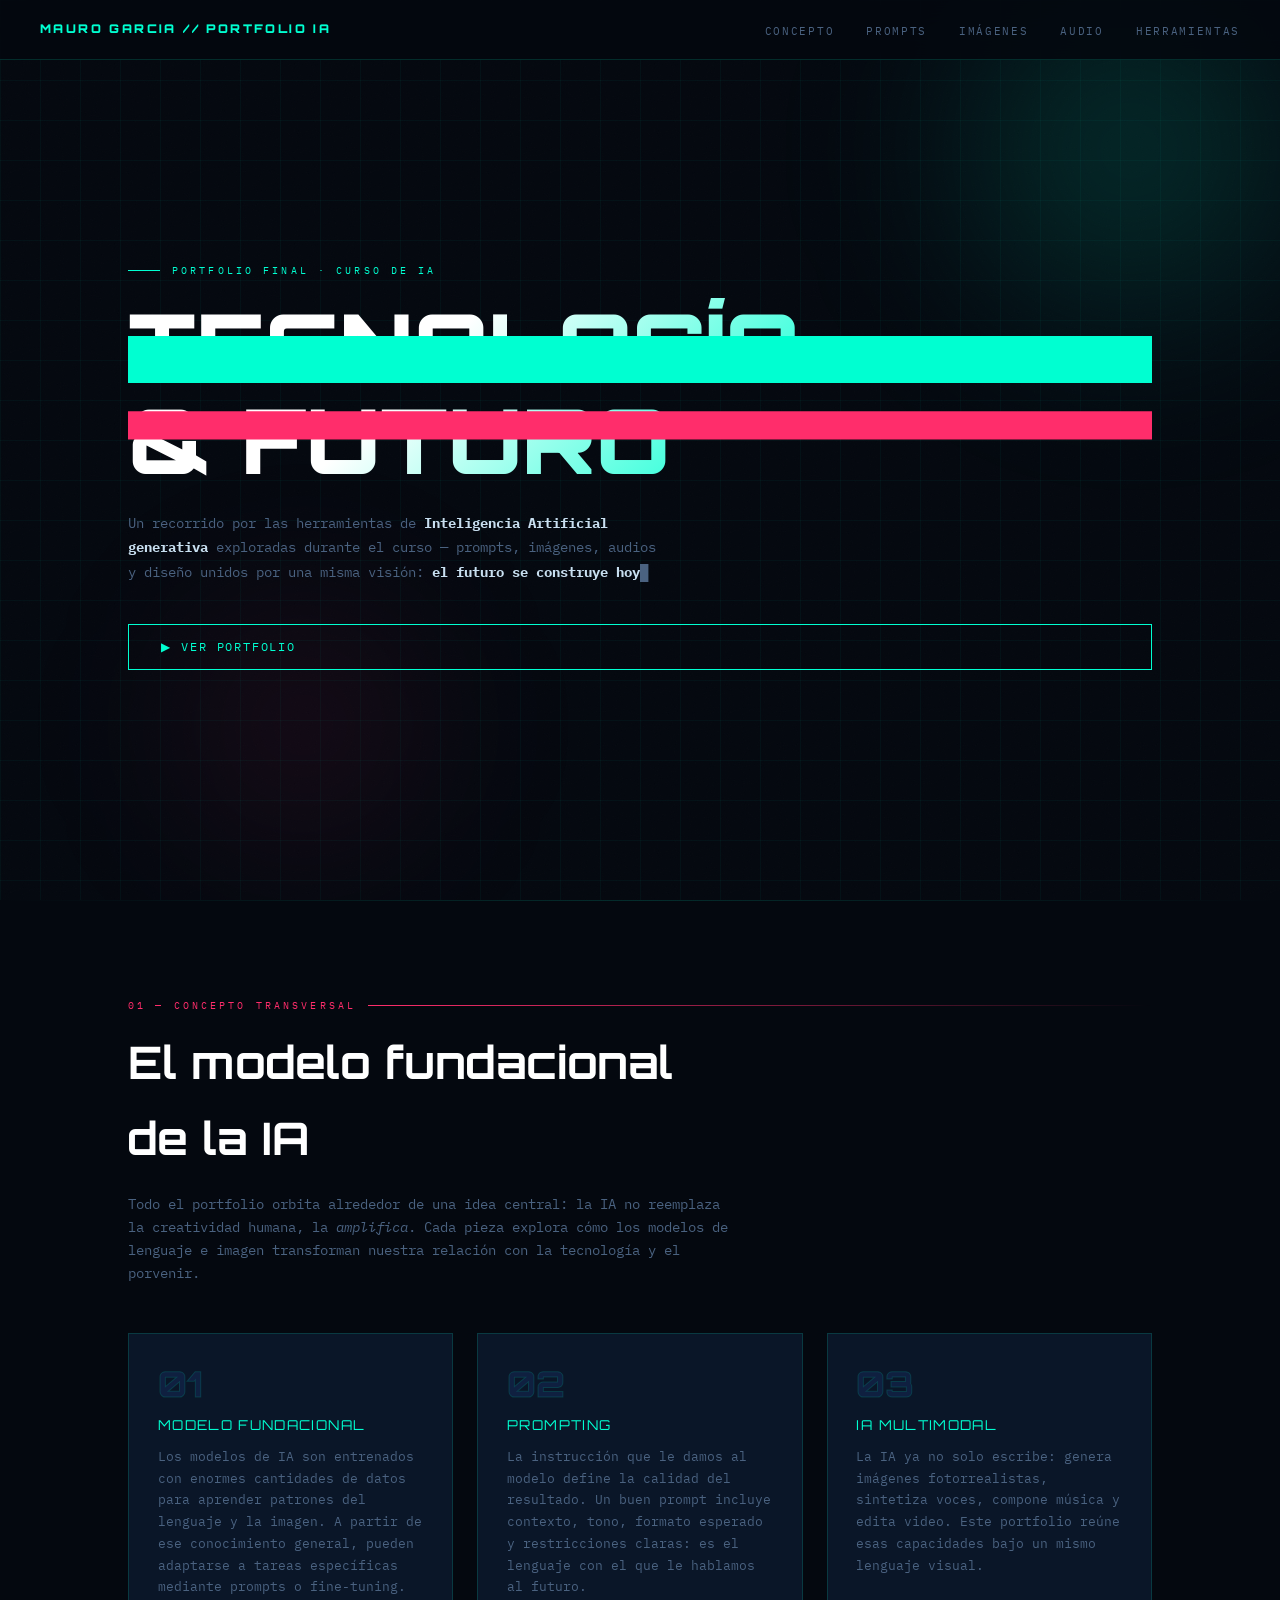
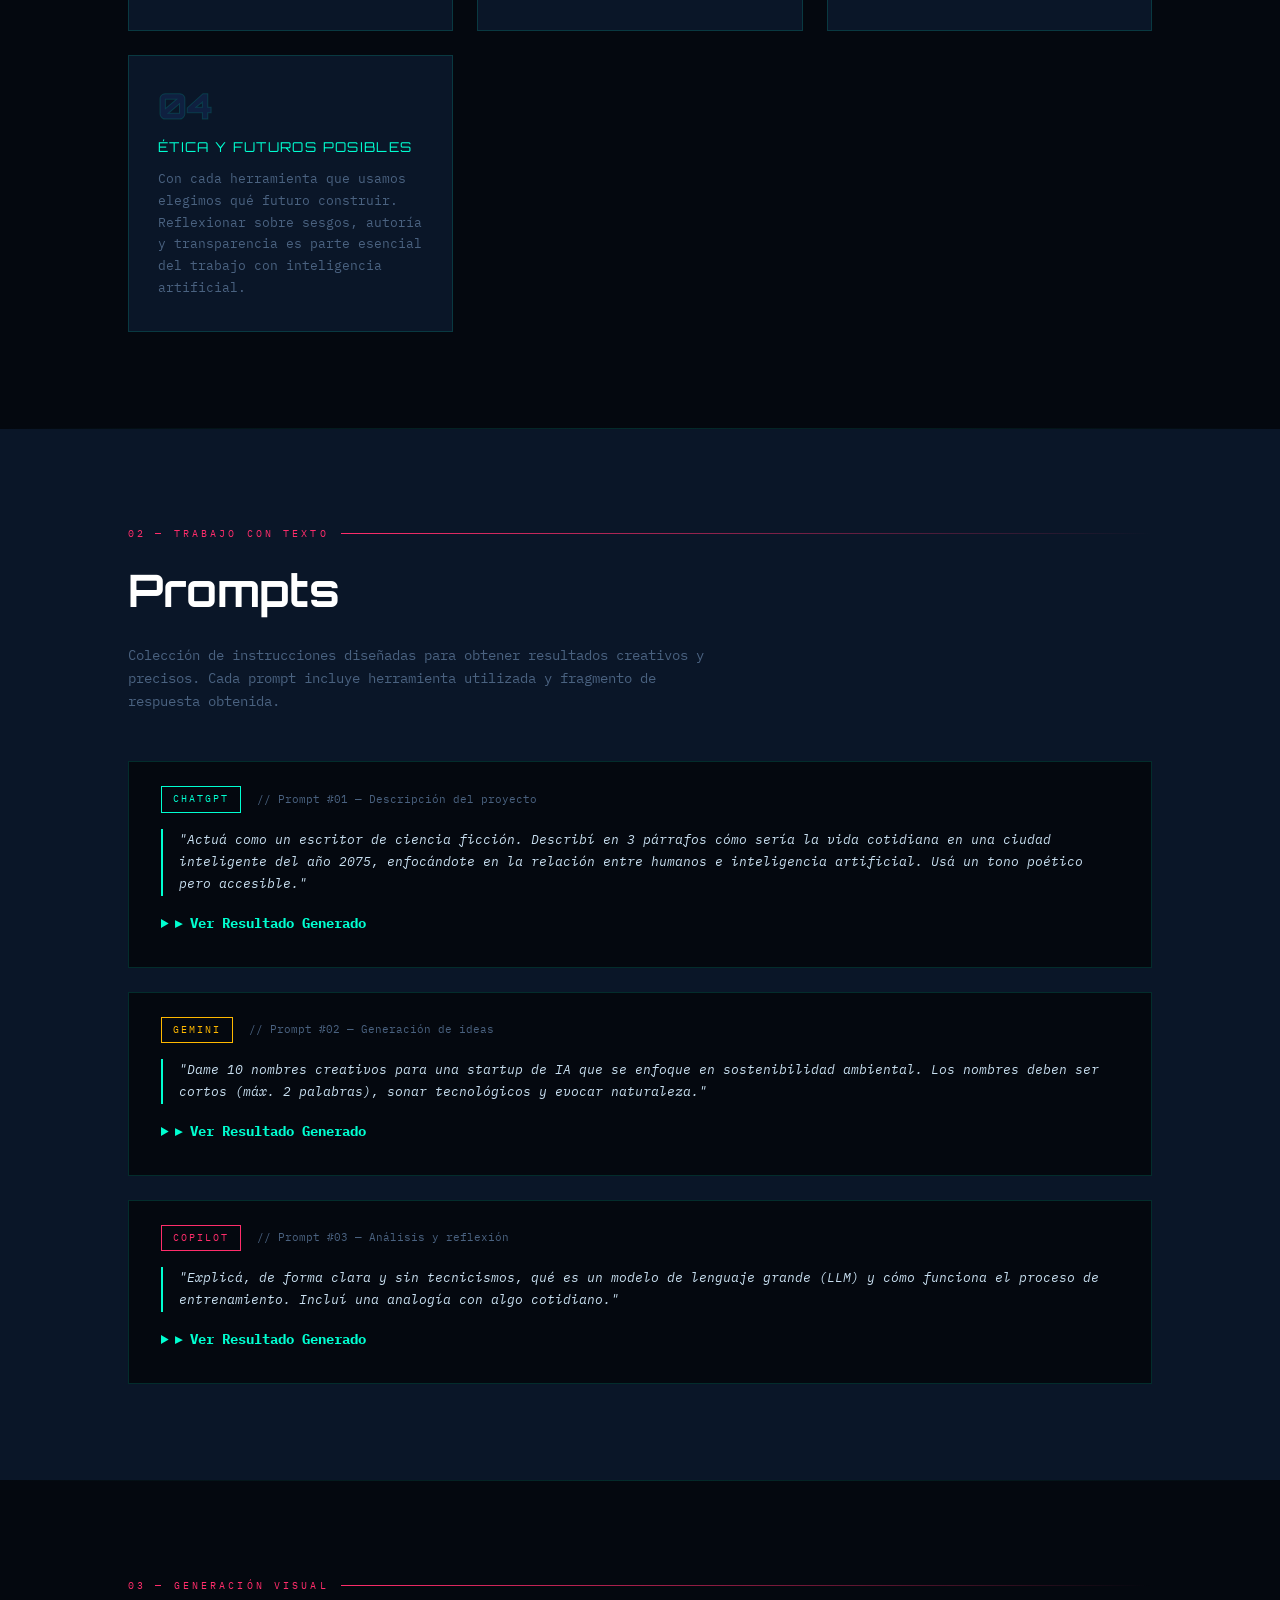
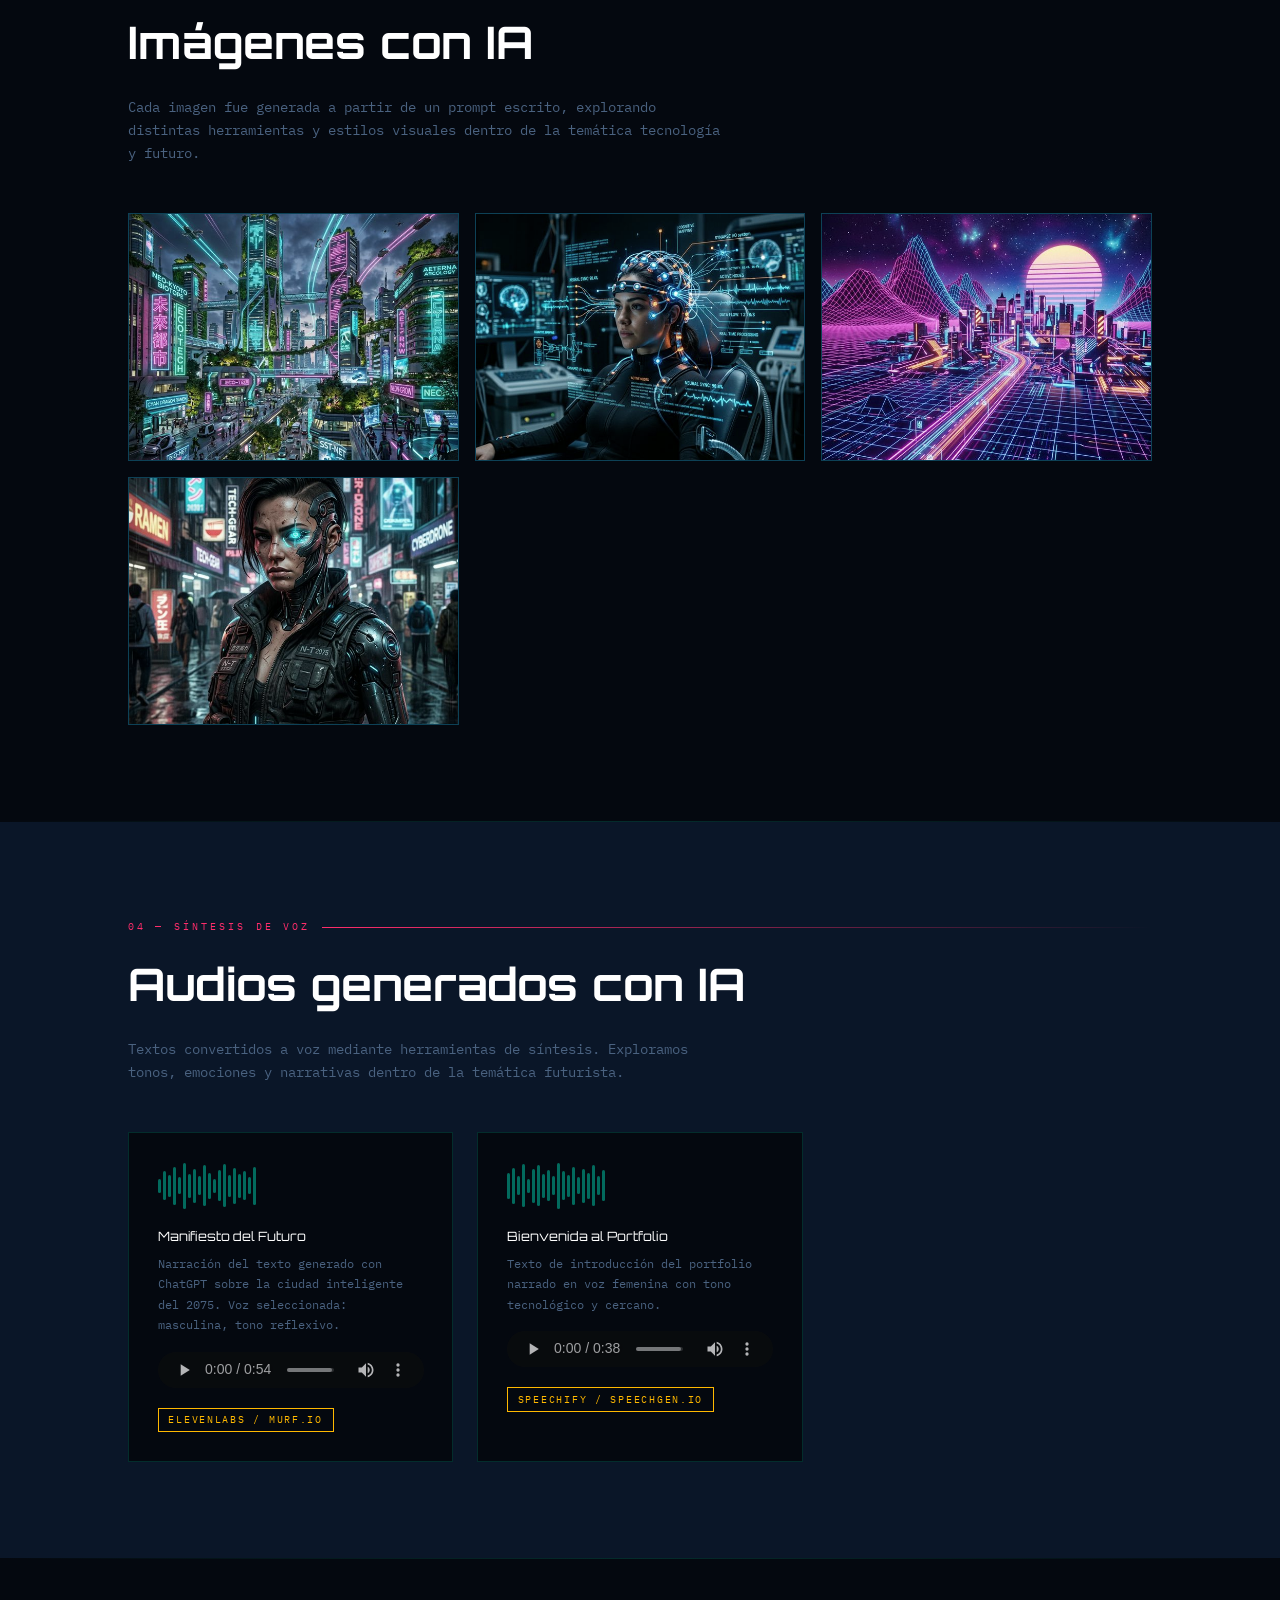
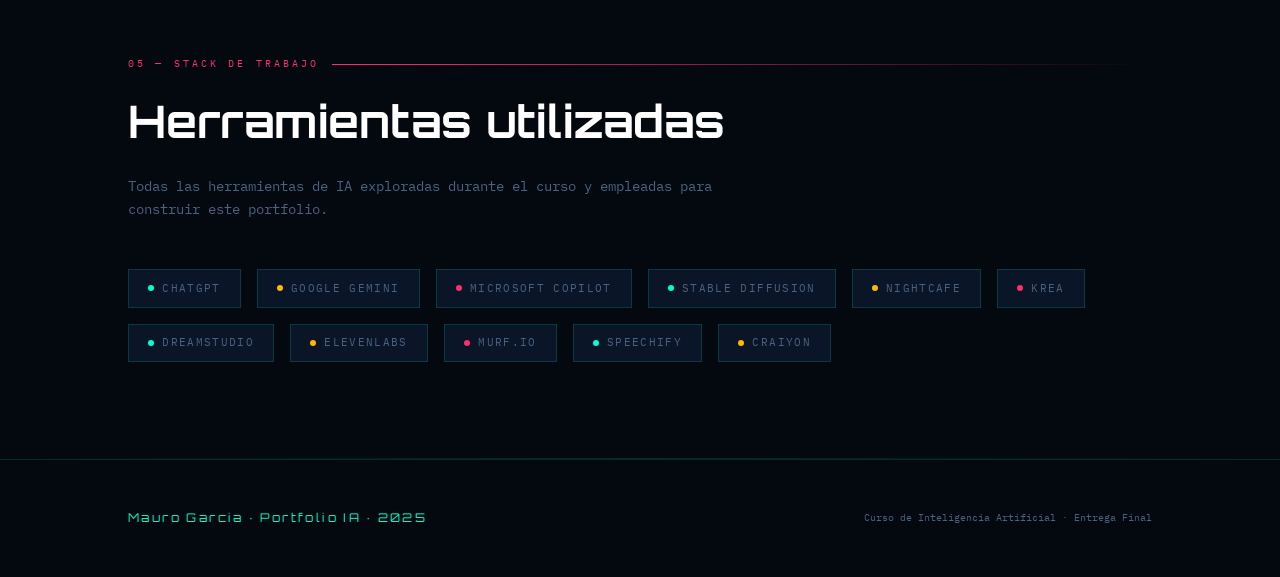
<file: portfolio-ia.html>
<!DOCTYPE html>
<html lang="es">
<head>
<meta charset="UTF-8" />
<meta name="viewport" content="width=device-width, initial-scale=1.0"/>
<title>Portfolio IA — Tecnología y Futuro</title>
<link rel="preconnect" href="https://fonts.googleapis.com"/>
<link href="https://fonts.googleapis.com/css2?family=Orbitron:wght@400;700;900&family=IBM+Plex+Mono:ital,wght@0,300;0,400;0,600;1,300&display=swap" rel="stylesheet"/>
<style>
  /* ── TOKENS ── */
  :root {
    --bg:        #04080F;
    --surface:   #0A1628;
    --surface2:  #0F2040;
    --cyan:      #00FFD1;
    --pink:      #FF2D6B;
    --amber:     #FFB800;
    --text:      #C8DFF0;
    --muted:     #4A6280;
    --border:    rgba(0,255,209,.15);
    --glow-c:    rgba(0,255,209,.35);
    --glow-p:    rgba(255,45,107,.35);
  }

  /* ── RESET & BASE ── */
  *, *::before, *::after { box-sizing: border-box; margin: 0; padding: 0; }
  html { scroll-behavior: smooth; }
  body {
    font-family: 'IBM Plex Mono', monospace;
    background: var(--bg);
    color: var(--text);
    line-height: 1.7;
    overflow-x: hidden;
  }

  /* ── NOISE OVERLAY ── */
  body::before {
    content: '';
    position: fixed; inset: 0; pointer-events: none; z-index: 0;
    background-image: url("data:image/svg+xml,%3Csvg viewBox='0 0 200 200' xmlns='http://www.w3.org/2000/svg'%3E%3Cfilter id='n'%3E%3CfeTurbulence type='fractalNoise' baseFrequency='.85' numOctaves='4' stitchTiles='stitch'/%3E%3C/filter%3E%3Crect width='100%25' height='100%25' filter='url(%23n)' opacity='.04'/%3E%3C/svg%3E");
    background-size: 180px;
    opacity: .5;
  }

  /* ── GRID BACKGROUND ── */
  body::after {
    content: '';
    position: fixed; inset: 0; pointer-events: none; z-index: 0;
    background-image:
      linear-gradient(rgba(0,255,209,.04) 1px, transparent 1px),
      linear-gradient(90deg, rgba(0,255,209,.04) 1px, transparent 1px);
    background-size: 40px 40px;
  }

  section, nav, footer { position: relative; z-index: 1; }

  /* ── NAV ── */
  nav {
    position: fixed; top: 0; left: 0; right: 0; z-index: 100;
    display: flex; align-items: center; justify-content: space-between;
    padding: 1rem 2.5rem;
    background: rgba(4,8,15,.85);
    backdrop-filter: blur(14px);
    border-bottom: 1px solid var(--border);
  }
  .nav-logo {
    font-family: 'Orbitron', sans-serif;
    font-size: .75rem; font-weight: 900; letter-spacing: .2em;
    color: var(--cyan);
    text-transform: uppercase;
  }
  .nav-links { display: flex; gap: 2rem; list-style: none; }
  .nav-links a {
    font-size: .7rem; letter-spacing: .15em; text-transform: uppercase;
    color: var(--muted); text-decoration: none;
    transition: color .25s;
  }
  .nav-links a:hover { color: var(--cyan); }

  /* ── HERO ── */
  #hero {
    min-height: 100vh;
    display: flex; flex-direction: column; justify-content: center;
    padding: 8rem 10vw 6rem;
    position: relative; overflow: hidden;
  }
  .hero-tag {
    font-size: .65rem; letter-spacing: .3em; text-transform: uppercase;
    color: var(--cyan); margin-bottom: 1.2rem;
    display: flex; align-items: center; gap: .75rem;
  }
  .hero-tag::before {
    content: ''; display: block; width: 2rem; height: 1px;
    background: var(--cyan);
  }
  h1.hero-title {
    font-family: 'Orbitron', sans-serif;
    font-size: clamp(2.8rem, 7vw, 6.5rem);
    font-weight: 900; line-height: 1.05;
    background: linear-gradient(135deg, #fff 30%, var(--cyan) 70%, var(--pink) 100%);
    -webkit-background-clip: text; -webkit-text-fill-color: transparent;
    background-clip: text;
    margin-bottom: 1.5rem;
    animation: fadeUp .9s ease both;
  }
  .hero-sub {
    max-width: 540px; font-size: .9rem; color: var(--muted);
    margin-bottom: 2.5rem;
    animation: fadeUp .9s .2s ease both;
  }
  .hero-sub strong { color: var(--text); }
  .btn-primary {
    display: inline-flex; align-items: center; gap: .6rem;
    padding: .75rem 2rem; border: 1px solid var(--cyan);
    background: transparent; color: var(--cyan);
    font-family: 'IBM Plex Mono', monospace;
    font-size: .75rem; letter-spacing: .15em; text-transform: uppercase;
    cursor: pointer; text-decoration: none;
    transition: background .25s, box-shadow .25s;
    animation: fadeUp .9s .4s ease both;
  }
  .btn-primary:hover {
    background: rgba(0,255,209,.1);
    box-shadow: 0 0 24px var(--glow-c);
  }

  /* ── FLOATING ORBS ── */
  .orb {
    position: absolute; border-radius: 50%; filter: blur(80px);
    pointer-events: none; animation: drift 12s ease-in-out infinite alternate;
  }
  .orb-1 { width: 500px; height: 500px; top: -100px; right: -100px;
    background: radial-gradient(circle, rgba(0,255,209,.18), transparent 70%); }
  .orb-2 { width: 350px; height: 350px; bottom: 0; left: 10%;
    background: radial-gradient(circle, rgba(255,45,107,.12), transparent 70%);
    animation-delay: -5s; }

  /* ── SECTIONS COMMON ── */
  .section-wrap { padding: 6rem 10vw; }
  .section-label {
    font-size: .65rem; letter-spacing: .3em; text-transform: uppercase;
    color: var(--pink); margin-bottom: .6rem;
    display: flex; align-items: center; gap: .75rem;
  }
  .section-label::after {
    content: ''; flex: 1; height: 1px;
    background: linear-gradient(90deg, var(--pink), transparent);
  }
  h2.section-title {
    font-family: 'Orbitron', sans-serif;
    font-size: clamp(1.6rem, 3.5vw, 2.8rem); font-weight: 700;
    color: #fff; margin-bottom: 1rem;
  }
  .section-intro { max-width: 600px; color: var(--muted); font-size: .85rem; margin-bottom: 3rem; }

  /* ── DIVIDER ── */
  .divider {
    border: none; height: 1px; margin: 0;
    background: linear-gradient(90deg, transparent, var(--border), transparent);
  }

  /* ── CONCEPT CARDS ── */
  .concept-grid {
    display: grid; grid-template-columns: repeat(auto-fit, minmax(260px, 1fr));
    gap: 1.5rem;
  }
  .concept-card {
    background: var(--surface);
    border: 1px solid var(--border);
    padding: 2rem 1.8rem;
    position: relative; overflow: hidden;
    transition: border-color .3s, transform .3s;
  }
  .concept-card::before {
    content: ''; position: absolute; top: 0; left: 0; right: 0; height: 2px;
    background: linear-gradient(90deg, var(--cyan), var(--pink));
    transform: scaleX(0); transition: transform .4s;
    transform-origin: left;
  }
  .concept-card:hover { border-color: rgba(0,255,209,.4); transform: translateY(-4px); }
  .concept-card:hover::before { transform: scaleX(1); }
  .card-number {
    font-family: 'Orbitron', sans-serif; font-size: 2.2rem; font-weight: 900;
    color: var(--surface2); line-height: 1; margin-bottom: .75rem;
    -webkit-text-stroke: 1px var(--border);
  }
  .card-title {
    font-family: 'Orbitron', sans-serif; font-size: .85rem; color: var(--cyan);
    letter-spacing: .1em; margin-bottom: .6rem; text-transform: uppercase;
  }
  .card-body { font-size: .8rem; color: var(--muted); }

  /* ── PROMPTS ── */
  #prompts { background: var(--surface); }
  .prompts-grid { display: grid; gap: 1.5rem; }
  .prompt-block {
    border: 1px solid var(--border);
    background: var(--bg);
    padding: 1.5rem 2rem;
    position: relative;
  }
  .prompt-meta {
    display: flex; align-items: center; gap: 1rem;
    margin-bottom: 1rem;
  }
  .prompt-badge {
    font-size: .6rem; letter-spacing: .2em; text-transform: uppercase;
    padding: .25rem .7rem; border: 1px solid;
    background: transparent;
  }
  .prompt-badge.tool-chatgpt { border-color: var(--cyan); color: var(--cyan); }
  .prompt-badge.tool-gemini  { border-color: var(--amber); color: var(--amber); }
  .prompt-badge.tool-copilot { border-color: var(--pink); color: var(--pink); }
  .prompt-label { font-size: .7rem; color: var(--muted); }
  .prompt-text {
    font-size: .82rem; color: var(--text);
    border-left: 2px solid var(--cyan);
    padding-left: 1rem; margin-bottom: 1rem;
    font-style: italic;
  }
  .prompt-result { font-size: .78rem; color: var(--muted); }
  .prompt-result strong { color: var(--amber); }

  /* ── IMAGES GALLERY ── */
  .gallery-grid {
    display: grid;
    grid-template-columns: repeat(auto-fill, minmax(280px, 1fr));
    gap: 1rem;
  }
  .gallery-item {
    position: relative; overflow: hidden;
    border: 1px solid var(--border);
    aspect-ratio: 4/3;
    background: var(--surface2);
    cursor: pointer;
  }
  .gallery-item img { width: 100%; height: 100%; object-fit: cover; display: block;
    transition: transform .4s; filter: saturate(.8); }
  .gallery-item:hover img { transform: scale(1.06); filter: saturate(1.1); }
  .gallery-overlay {
    position: absolute; inset: 0;
    background: linear-gradient(to top, rgba(4,8,15,.9) 0%, transparent 60%);
    opacity: 0; transition: opacity .3s;
    display: flex; flex-direction: column; justify-content: flex-end;
    padding: 1.2rem;
  }
  .gallery-item:hover .gallery-overlay { opacity: 1; }
  .gallery-name { font-family: 'Orbitron', sans-serif; font-size: .7rem; color: var(--cyan); letter-spacing: .1em; }
  .gallery-tool { font-size: .65rem; color: var(--muted); margin-top: .2rem; }

  /* Placeholder image state */
  .img-placeholder {
    display: flex; flex-direction: column; align-items: center; justify-content: center;
    height: 100%; gap: .5rem; padding: 1rem; text-align: center;
  }
  .img-placeholder .ph-icon { font-size: 2.5rem; opacity: .3; }
  .img-placeholder p { font-size: .7rem; color: var(--muted); }

  /* ── AUDIO ── */
  #audio { background: var(--surface); }
  .audio-grid { display: grid; grid-template-columns: repeat(auto-fill, minmax(320px, 1fr)); gap: 1.5rem; }
  .audio-card {
    border: 1px solid var(--border);
    background: var(--bg);
    padding: 1.8rem;
  }
  .audio-waveform {
    height: 48px; margin-bottom: 1rem;
    display: flex; align-items: center; gap: 2px;
  }
  .audio-waveform span {
    display: block; width: 3px; border-radius: 2px;
    background: var(--cyan); opacity: .4;
    animation: wave 1.4s ease-in-out infinite alternate;
  }
  .audio-waveform span:nth-child(2n)   { animation-delay: .1s; }
  .audio-waveform span:nth-child(3n)   { animation-delay: .2s; }
  .audio-waveform span:nth-child(4n)   { animation-delay: .35s; }
  .audio-title { font-family: 'Orbitron', sans-serif; font-size: .8rem; color: #fff; margin-bottom: .4rem; }
  .audio-desc  { font-size: .75rem; color: var(--muted); margin-bottom: 1rem; }
  .audio-player {
    width: 100%; height: 36px;
    filter: invert(1) hue-rotate(160deg) saturate(.8);
    opacity: .7;
  }
  .audio-placeholder {
    background: var(--surface2); border: 1px dashed var(--border);
    padding: .7rem 1rem; font-size: .7rem; color: var(--muted);
    text-align: center;
  }
  .audio-tool-tag {
    display: inline-block; margin-top: .75rem;
    font-size: .6rem; letter-spacing: .18em; text-transform: uppercase;
    color: var(--amber); border: 1px solid var(--amber); padding: .2rem .6rem;
  }

  /* ── TOOLS USED ── */
  .tools-grid {
    display: flex; flex-wrap: wrap; gap: 1rem;
  }
  .tool-pill {
    padding: .55rem 1.2rem;
    border: 1px solid var(--border);
    background: var(--surface);
    font-size: .7rem; letter-spacing: .12em; text-transform: uppercase;
    color: var(--muted);
    transition: all .25s;
    display: flex; align-items: center; gap: .5rem;
  }
  .tool-pill:hover { border-color: var(--cyan); color: var(--cyan); }
  .tool-dot { width: 6px; height: 6px; border-radius: 50%; background: currentColor; }

  /* ── FOOTER ── */
  footer {
    padding: 3rem 10vw; border-top: 1px solid var(--border);
    display: flex; justify-content: space-between; align-items: center; flex-wrap: wrap; gap: 1rem;
  }
  .footer-brand { font-family: 'Orbitron', sans-serif; font-size: .75rem; color: var(--cyan); letter-spacing: .2em; }
  .footer-note { font-size: .65rem; color: var(--muted); }

  /* ── ANIMATIONS ── */
  @keyframes fadeUp {
    from { opacity: 0; transform: translateY(24px); }
    to   { opacity: 1; transform: translateY(0); }
  }
  @keyframes drift {
    from { transform: translate(0, 0) scale(1); }
    to   { transform: translate(30px, 20px) scale(1.08); }
  }
  @keyframes wave {
    from { height: 10%; }
    to   { height: 100%; }
  }
  @keyframes blink {
    0%, 100% { opacity: 1; } 50% { opacity: 0; }
  }
  .cursor { animation: blink 1s step-end infinite; }

  /* ── SCROLL REVEAL ── */
  .reveal {
    opacity: 0; transform: translateY(28px);
    transition: opacity .7s ease, transform .7s ease;
  }
  .reveal.visible { opacity: 1; transform: translateY(0); }

  /* ── GLITCH ── */
  .glitch {
    position: relative; display: inline-block;
  }
  .glitch::before, .glitch::after {
    content: attr(data-text);
    position: absolute; left: 0; top: 0;
    font-family: 'Orbitron', sans-serif; font-size: inherit; font-weight: inherit;
    -webkit-text-fill-color: transparent; background-clip: text; -webkit-background-clip: text;
  }
  .glitch::before {
    background: var(--cyan);
    clip-path: polygon(0 20%, 100% 20%, 100% 45%, 0 45%);
    animation: glitch1 4s infinite;
  }
  .glitch::after {
    background: var(--pink);
    clip-path: polygon(0 60%, 100% 60%, 100% 75%, 0 75%);
    animation: glitch2 4s infinite;
  }
  @keyframes glitch1 {
    0%,90%,100% { transform: translate(0); }
    93%          { transform: translate(-3px, 1px); }
    96%          { transform: translate(3px, -1px); }
  }
  @keyframes glitch2 {
    0%,88%,100% { transform: translate(0); }
    91%          { transform: translate(3px, 1px); }
    94%          { transform: translate(-3px, -1px); }
  }

  /* responsive */
  @media (max-width:600px) {
    nav { padding: 1rem 1.2rem; }
    .nav-links { display: none; }
    .section-wrap { padding: 4rem 5vw; }
    #hero { padding: 7rem 5vw 4rem; }
  }
</style>
</head>
<body>

<!-- ════════════ NAV ════════════ -->
<nav>
  <div class="nav-logo">Mauro Garcia // Portfolio IA</div>
  <ul class="nav-links">
    <li><a href="#concepto">Concepto</a></li>
    <li><a href="#prompts">Prompts</a></li>
    <li><a href="#imagenes">Imágenes</a></li>
    <li><a href="#audio">Audio</a></li>
    <li><a href="#herramientas">Herramientas</a></li>
  </ul>
</nav>

<!-- ════════════ HERO ════════════ -->
<section id="hero">
  <div class="orb orb-1"></div>
  <div class="orb orb-2"></div>

  <div class="hero-tag">Portfolio Final · Curso de IA</div>

  <h1 class="hero-title glitch" data-text="TECNOLOGÍA
& FUTURO">TECNOLOGÍA<br>&amp; FUTURO</h1>

  <p class="hero-sub">
    Un recorrido por las herramientas de <strong>Inteligencia Artificial generativa</strong>
    exploradas durante el curso — prompts, imágenes, audios y diseño unidos por una misma visión:
    <strong>el futuro se construye hoy</strong><span class="cursor">█</span>
  </p>

  <a href="#concepto" class="btn-primary">
    <span>▶</span> Ver portfolio
  </a>
</section>

<hr class="divider"/>

<!-- ════════════ CONCEPTO ════════════ -->
<section id="concepto" class="section-wrap">

  <div class="section-label">01 — Concepto transversal</div>
  <h2 class="section-title">El modelo fundacional<br>de la IA</h2>
  <p class="section-intro">
    Todo el portfolio orbita alrededor de una idea central: la IA no reemplaza la creatividad humana,
    la <em>amplifica</em>. Cada pieza explora cómo los modelos de lenguaje e imagen transforman nuestra
    relación con la tecnología y el porvenir.
  </p>

  <div class="concept-grid">
    <div class="concept-card reveal">
      <div class="card-number">01</div>
      <div class="card-title">Modelo fundacional</div>
      <p class="card-body">
        Los modelos de IA son entrenados con enormes cantidades de datos para aprender patrones del lenguaje
        y la imagen. A partir de ese conocimiento general, pueden adaptarse a tareas específicas mediante
        prompts o fine-tuning.
      </p>
    </div>
    <div class="concept-card reveal">
      <div class="card-number">02</div>
      <div class="card-title">Prompting</div>
      <p class="card-body">
        La instrucción que le damos al modelo define la calidad del resultado. Un buen prompt incluye
        contexto, tono, formato esperado y restricciones claras: es el lenguaje con el que le hablamos
        al futuro.
      </p>
    </div>
    <div class="concept-card reveal">
      <div class="card-number">03</div>
      <div class="card-title">IA Multimodal</div>
      <p class="card-body">
        La IA ya no solo escribe: genera imágenes fotorrealistas, sintetiza voces, compone música y edita
        video. Este portfolio reúne esas capacidades bajo un mismo lenguaje visual.
      </p>
    </div>
    <div class="concept-card reveal">
      <div class="card-number">04</div>
      <div class="card-title">Ética y futuros posibles</div>
      <p class="card-body">
        Con cada herramienta que usamos elegimos qué futuro construir. Reflexionar sobre sesgos, autoría
        y transparencia es parte esencial del trabajo con inteligencia artificial.
      </p>
    </div>
  </div>
</section>

<hr class="divider"/>

<!-- ════════════ PROMPTS ════════════ -->
<section id="prompts">
  <div class="section-wrap">
    <div class="section-label">02 — Trabajo con texto</div>
    <h2 class="section-title">Prompts</h2>
    <p class="section-intro">
      Colección de instrucciones diseñadas para obtener resultados creativos y precisos.
      Cada prompt incluye herramienta utilizada y fragmento de respuesta obtenida.
    </p>

    <div class="prompts-grid">

      <!-- PROMPT 1 -->
      <div class="prompt-block reveal">
        <div class="prompt-meta">
          <span class="prompt-badge tool-chatgpt">ChatGPT</span>
          <span class="prompt-label">// Prompt #01 — Descripción del proyecto</span>
        </div>
        <p class="prompt-text">
          "Actuá como un escritor de ciencia ficción. Describí en 3 párrafos cómo sería la vida
          cotidiana en una ciudad inteligente del año 2075, enfocándote en la relación entre humanos
          e inteligencia artificial. Usá un tono poético pero accesible."
        </p>
        <details class="prompt-result" style="cursor:pointer;">
          <summary style="color:var(--cyan); font-weight:bold; outline:none; margin-bottom:0.5rem; font-size:0.85rem;">▸ Ver Resultado Generado</summary>
          <div style="margin-top: 0.5rem; cursor:text;">
            <p style="margin-top:0.5rem">En la ciudad de 2075, el amanecer no llega con un reloj, sino con una conversación. Las persianas se abren suavemente cuando la inteligencia que habita en cada hogar percibe el ritmo del sueño y el estado de ánimo de sus habitantes. No hay alarmas estridentes, sino luces que imitan el alba y voces cálidas que sugieren, más que ordenan, el comienzo del día. La inteligencia artificial no es una herramienta visible, sino una presencia discreta que acompaña: recomienda, recuerda, anticipa. En lugar de pantallas que exigen atención, hay entornos que responden al susurro, al gesto mínimo, como si la ciudad misma respirara al compás de quienes la habitan.</p>
            <p style="margin-top:0.5rem">En las calles, los vehículos no circulan: fluyen. Se deslizan en silencio, coordinados por sistemas que comprenden no solo el tránsito, sino también las historias que se cruzan en él. Una persona que camina apurada hacia una entrevista recibe, sin pedirlo, rutas despejadas y semáforos cómplices; otra que pasea sin rumbo es guiada por rincones donde la luz y la música parecen haber sido pensadas para ella. Las inteligencias artificiales aprenden de cada interacción, pero lo hacen con una delicadeza casi humana, respetando los límites invisibles del deseo y la privacidad. No invaden: sugieren, como un amigo que conoce bien cuándo hablar y cuándo guardar silencio.</p>
            <p style="margin-top:0.5rem">Y sin embargo, en medio de tanta armonía calculada, lo más valioso sigue siendo lo impredecible. Las personas aún se encuentran por azar, se enamoran sin algoritmo, se equivocan sin corrección automática. Las inteligencias, lejos de reemplazar esos momentos, los resguardan como tesoros frágiles. Se han vuelto guardianas de lo humano, no sus sustitutas: cuidan el tiempo, reducen el ruido, pero dejan espacio para el error, para la duda, para la poesía. En 2075, la ciudad inteligente no es la que lo controla todo, sino la que entiende que hay cosas —las más importantes— que deben permanecer indomables.</p>
          </div>
        </details>
      </div>

      <!-- PROMPT 2 -->
      <div class="prompt-block reveal">
        <div class="prompt-meta">
          <span class="prompt-badge tool-gemini">Gemini</span>
          <span class="prompt-label">// Prompt #02 — Generación de ideas</span>
        </div>
        <p class="prompt-text">
          "Dame 10 nombres creativos para una startup de IA que se enfoque en sostenibilidad ambiental.
          Los nombres deben ser cortos (máx. 2 palabras), sonar tecnológicos y evocar naturaleza."
        </p>
        <details class="prompt-result" style="cursor:pointer;">
          <summary style="color:var(--cyan); font-weight:bold; outline:none; margin-bottom:0.5rem; font-size:0.85rem;">▸ Ver Resultado Generado</summary>
          <div style="margin-top: 0.5rem; cursor:text;">
            <ul style="margin-top:0.5rem; padding-left:1.2rem; display:flex; flex-direction:column; gap:0.4rem;">
              <li><strong>TerraMind:</strong> Une "Terra" (tierra) con "Mind" (mente/IA), sugiriendo una inteligencia algorítmica dedicada a pensar en el planeta.</li>
              <li><strong>EcoNode:</strong> Combina la ecología con "nodo" (un punto de intersección en redes neuronales o servidores).</li>
              <li><strong>RootAI:</strong> "Root" (raíz) evoca la base de la naturaleza, pero también hace un guiño muy tecnológico al acceso "root" o al directorio raíz en programación.</li>
              <li><strong>FloraByte:</strong> Un juego de palabras directo y pegadizo entre el mundo vegetal y la unidad básica de información digital.</li>
              <li><strong>BioSync:</strong> Transmite la idea de sincronizar los ecosistemas biológicos mediante soluciones tecnológicas y de datos.</li>
              <li><strong>GaiaNet:</strong> Hace referencia a la Tierra (Gaia) operando en armonía a través de una red (Net) tecnológica.</li>
              <li><strong>VerdeCore:</strong> "Verde" por la sostenibilidad y "Core" (núcleo) representando el centro de procesamiento de un modelo de IA.</li>
              <li><strong>SynthLeaf:</strong> "Synth" (sintético/algorítmico) junto a "Leaf" (hoja), ideal para tecnología que emula, analiza o protege la naturaleza.</li>
              <li><strong>GeoLogic:</strong> Juega con "Geo" (Tierra) y la "lógica" de los sistemas computacionales.</li>
              <li><strong>NeoTierra:</strong> "Neo" (nuevo/innovación tecnológica) junto a Tierra, evocando una nueva era para el cuidado del medio ambiente.</li>
            </ul>
          </div>
        </details>
      </div>

      <!-- PROMPT 3 -->
      <div class="prompt-block reveal">
        <div class="prompt-meta">
          <span class="prompt-badge tool-copilot">Copilot</span>
          <span class="prompt-label">// Prompt #03 — Análisis y reflexión</span>
        </div>
        <p class="prompt-text">
          "Explicá, de forma clara y sin tecnicismos, qué es un modelo de lenguaje grande (LLM)
          y cómo funciona el proceso de entrenamiento. Incluí una analogía con algo cotidiano."
        </p>
        <details class="prompt-result" style="cursor:pointer;">
          <summary style="color:var(--cyan); font-weight:bold; outline:none; margin-bottom:0.5rem; font-size:0.85rem;">▸ Ver Resultado Generado</summary>
          <div style="margin-top: 0.5rem; cursor:text;">
            <p style="margin-top:0.5rem">Un modelo de lenguaje grande (LLM) es un tipo de inteligencia artificial que aprende a trabajar con el lenguaje humano. En lugar de memorizar frases, lo que hace es detectar patrones: cómo se combinan las palabras, qué suele venir después de qué, y cómo se construyen ideas completas.</p>
            <p style="margin-top:0.8rem"><strong>Cómo se entrena:</strong><br>
            El proceso de entrenamiento se parece mucho a enseñar a alguien a escribir mejor leyendo mucho. Se le da al modelo una enorme cantidad de textos. Va analizando palabra por palabra y aprendiendo las relaciones entre ellas. Con el tiempo, se vuelve capaz de predecir qué palabra o frase tiene más sentido en un contexto dado. No entiende como una persona, pero sí reconoce patrones con una precisión impresionante.</p>
            <p style="margin-top:0.8rem"><strong>Analogía cotidiana:</strong><br>
            Imaginá que querés aprender a cocinar sin recetas escritas. Lo que hacés es mirar a miles de personas cocinar, observar qué ingredientes usan juntos y cómo los combinan. Después de ver tantas veces, aunque nunca hayas leído una receta, podés improvisar un plato que “suene” correcto porque tu cabeza captó los patrones. Un LLM funciona igual: no memoriza cada texto, sino que aprende las combinaciones y estructuras para poder “improvisar” respuestas coherentes.</p>
          </div>
        </details>
      </div>

    </div>
  </div>
</section>

<hr class="divider"/>

<!-- ════════════ IMÁGENES ════════════ -->
<section id="imagenes" class="section-wrap">
  <div class="section-label">03 — Generación visual</div>
  <h2 class="section-title">Imágenes con IA</h2>
  <p class="section-intro">
    Cada imagen fue generada a partir de un prompt escrito, explorando distintas herramientas
    y estilos visuales dentro de la temática tecnología y futuro.
  </p>

  <div class="gallery-grid">

 
    <div class="gallery-item reveal">
      <img src="img1.png" alt="Ciudad del Futuro">
      <div class="gallery-overlay">
        <div class="gallery-name">Ciudad del Futuro</div>
        <div class="gallery-tool">Herramienta: Stable Diffusion / NightCafe</div>
      </div>
    </div>

    <div class="gallery-item reveal">
      <img src="img2.png" alt="Interfaz Neural">
      <div class="gallery-overlay">
        <div class="gallery-name">Interfaz Neural</div>
        <div class="gallery-tool">Herramienta: Krea / Dreamstudio</div>
      </div>
    </div>

    <div class="gallery-item reveal">
      <img src="img3.png" alt="Paisaje Digital">
      <div class="gallery-overlay">
        <div class="gallery-name">Paisaje Digital</div>
        <div class="gallery-tool">Herramienta: Craiyon / Stable Diffusion</div>
      </div>
    </div>

    <div class="gallery-item reveal">
      <img src="img4.png" alt="Cyborg 2075">
      <div class="gallery-overlay">
        <div class="gallery-name">Cyborg · 2075</div>
        <div class="gallery-tool">Herramienta: Krea / NightCafe</div>
      </div>
    </div>

  </div>

 
</section>

<hr class="divider"/>

<!-- ════════════ AUDIO ════════════ -->
<section id="audio">
  <div class="section-wrap">
    <div class="section-label">04 — Síntesis de voz</div>
    <h2 class="section-title">Audios generados con IA</h2>
    <p class="section-intro">
      Textos convertidos a voz mediante herramientas de síntesis. Exploramos tonos, emociones
      y narrativas dentro de la temática futurista.
    </p>

    <div class="audio-grid">

      <!-- AUDIO 1 -->
      <div class="audio-card reveal">
        <div class="audio-waveform" aria-hidden="true">
          <!-- barras decorativas -->
          <span style="height:30%"></span><span style="height:60%"></span><span style="height:45%"></span>
          <span style="height:80%"></span><span style="height:35%"></span><span style="height:95%"></span>
          <span style="height:50%"></span><span style="height:70%"></span><span style="height:40%"></span>
          <span style="height:85%"></span><span style="height:55%"></span><span style="height:30%"></span>
          <span style="height:65%"></span><span style="height:90%"></span><span style="height:45%"></span>
          <span style="height:75%"></span><span style="height:50%"></span><span style="height:60%"></span>
          <span style="height:35%"></span><span style="height:80%"></span>
        </div>
        <div class="audio-title">Manifiesto del Futuro</div>
        <p class="audio-desc">
          Narración del texto generado con ChatGPT sobre la ciudad inteligente del 2075.
          Voz seleccionada: masculina, tono reflexivo.
        </p>
 
        <audio class="audio-player" controls src="audio-01.mp3"></audio>
        <div class="audio-tool-tag">ElevenLabs / Murf.IO</div>
      </div>

      <!-- AUDIO 2 -->
      <div class="audio-card reveal">
        <div class="audio-waveform" aria-hidden="true">
          <span style="height:55%"></span><span style="height:75%"></span><span style="height:40%"></span>
          <span style="height:90%"></span><span style="height:30%"></span><span style="height:70%"></span>
          <span style="height:85%"></span><span style="height:50%"></span><span style="height:65%"></span>
          <span style="height:40%"></span><span style="height:95%"></span><span style="height:60%"></span>
          <span style="height:45%"></span><span style="height:80%"></span><span style="height:35%"></span>
          <span style="height:70%"></span><span style="height:55%"></span><span style="height:85%"></span>
          <span style="height:40%"></span><span style="height:65%"></span>
        </div>
        <div class="audio-title">Bienvenida al Portfolio</div>
        <p class="audio-desc">
          Texto de introducción del portfolio narrado en voz femenina con tono tecnológico y cercano.
        </p>
        <audio class="audio-player" controls src="audio-02.mp3"></audio>
        <div class="audio-tool-tag">Speechify / Speechgen.io</div>
      </div>

    </div>
  </div>
</section>

<hr class="divider"/>

<!-- ════════════ HERRAMIENTAS ════════════ -->
<section id="herramientas" class="section-wrap">
  <div class="section-label">05 — Stack de trabajo</div>
  <h2 class="section-title">Herramientas utilizadas</h2>
  <p class="section-intro">
    Todas las herramientas de IA exploradas durante el curso y empleadas para construir este portfolio.
  </p>

  <div class="tools-grid">
    <div class="tool-pill reveal"><span class="tool-dot" style="background:var(--cyan)"></span>ChatGPT</div>
    <div class="tool-pill reveal"><span class="tool-dot" style="background:var(--amber)"></span>Google Gemini</div>
    <div class="tool-pill reveal"><span class="tool-dot" style="background:var(--pink)"></span>Microsoft Copilot</div>
    <div class="tool-pill reveal"><span class="tool-dot" style="background:var(--cyan)"></span>Stable Diffusion</div>
    <div class="tool-pill reveal"><span class="tool-dot" style="background:var(--amber)"></span>NightCafe</div>
    <div class="tool-pill reveal"><span class="tool-dot" style="background:var(--pink)"></span>Krea</div>
    <div class="tool-pill reveal"><span class="tool-dot" style="background:var(--cyan)"></span>Dreamstudio</div>
    <div class="tool-pill reveal"><span class="tool-dot" style="background:var(--amber)"></span>ElevenLabs</div>
    <div class="tool-pill reveal"><span class="tool-dot" style="background:var(--pink)"></span>Murf.IO</div>
    <div class="tool-pill reveal"><span class="tool-dot" style="background:var(--cyan)"></span>Speechify</div>
    <div class="tool-pill reveal"><span class="tool-dot" style="background:var(--amber)"></span>Craiyon</div>
  </div>
</section>

<hr class="divider"/>

<!-- ════════════ FOOTER ════════════ -->
<footer>
  <div class="footer-brand">Mauro Garcia · Portfolio IA · 2025</div>
  <div class="footer-note">Curso de Inteligencia Artificial · Entrega Final</div>
</footer>

<!-- ════════════ JS ════════════ -->
<script>
  /* Scroll reveal */
  const observer = new IntersectionObserver((entries) => {
    entries.forEach(e => {
      if (e.isIntersecting) {
        e.target.classList.add('visible');
        observer.unobserve(e.target);
      }
    });
  }, { threshold: 0.12 });

  document.querySelectorAll('.reveal').forEach((el, i) => {
    el.style.transitionDelay = (i % 4) * 0.09 + 's';
    observer.observe(el);
  });

  /* Smooth nav highlight */
  const sections = document.querySelectorAll('section[id]');
  const links    = document.querySelectorAll('.nav-links a');
  window.addEventListener('scroll', () => {
    let cur = '';
    sections.forEach(s => {
      if (window.scrollY >= s.offsetTop - 120) cur = s.id;
    });
    links.forEach(l => {
      l.style.color = l.getAttribute('href') === '#'+cur
        ? 'var(--cyan)' : '';
    });
  });
</script>
</body>
</html>
</file>
